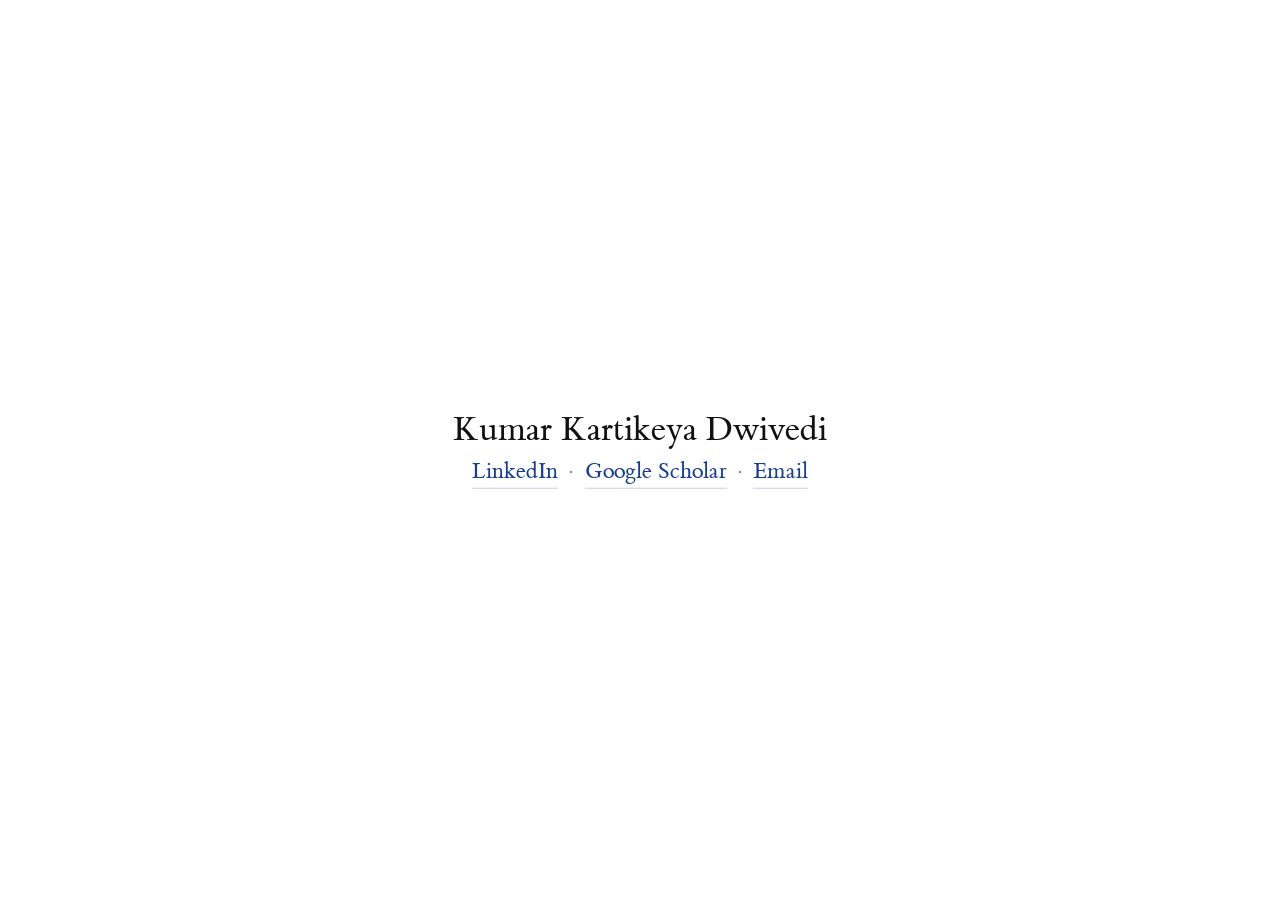
<file: index.html>
<!DOCTYPE html>
<html>
<head>
	<!-- Google tag (gtag.js) -->
	<script async src="https://www.googletagmanager.com/gtag/js?id=G-DFRFDMXXVN"></script>
	<script>
	  window.dataLayer = window.dataLayer || [];
	  function gtag(){dataLayer.push(arguments);}
	  gtag('js', new Date());

	  gtag('config', 'G-DFRFDMXXVN');
	</script>
	<meta charset="utf-8">
	<meta name="viewport" content="width=device-width, initial-scale=1">
	<title>Kumar Kartikeya Dwivedi</title>
	<link rel="icon" href="/favicon.ico?v=c2aeb5f3e3c0">
	<link rel="stylesheet" href="/stylesheets/site.css?v=225d0d3ac630">
	<link rel="stylesheet" href="/stylesheets/style.css?v=85a286728f27">
</head>
<body>
<article>
<h1 id="kumar-kartikeya-dwivedi">Kumar Kartikeya Dwivedi</h1>

<nav class="home-links" aria-label="Primary links">
<a href="https://www.linkedin.com/in/kumar-kartikeya-dwivedi">LinkedIn</a>
<span class="separator" aria-hidden="true">&middot;</span>
<a href="https://scholar.google.com/citations?user=3Zty0nkAAAAJ&hl=en">Google Scholar</a>
<span class="separator" aria-hidden="true">&middot;</span>
<a href="mailto:memxor@gmail.com">Email</a>
</nav>

</article>
<script src="/scripts/site.js"></script>
</body>
</html>
</file>
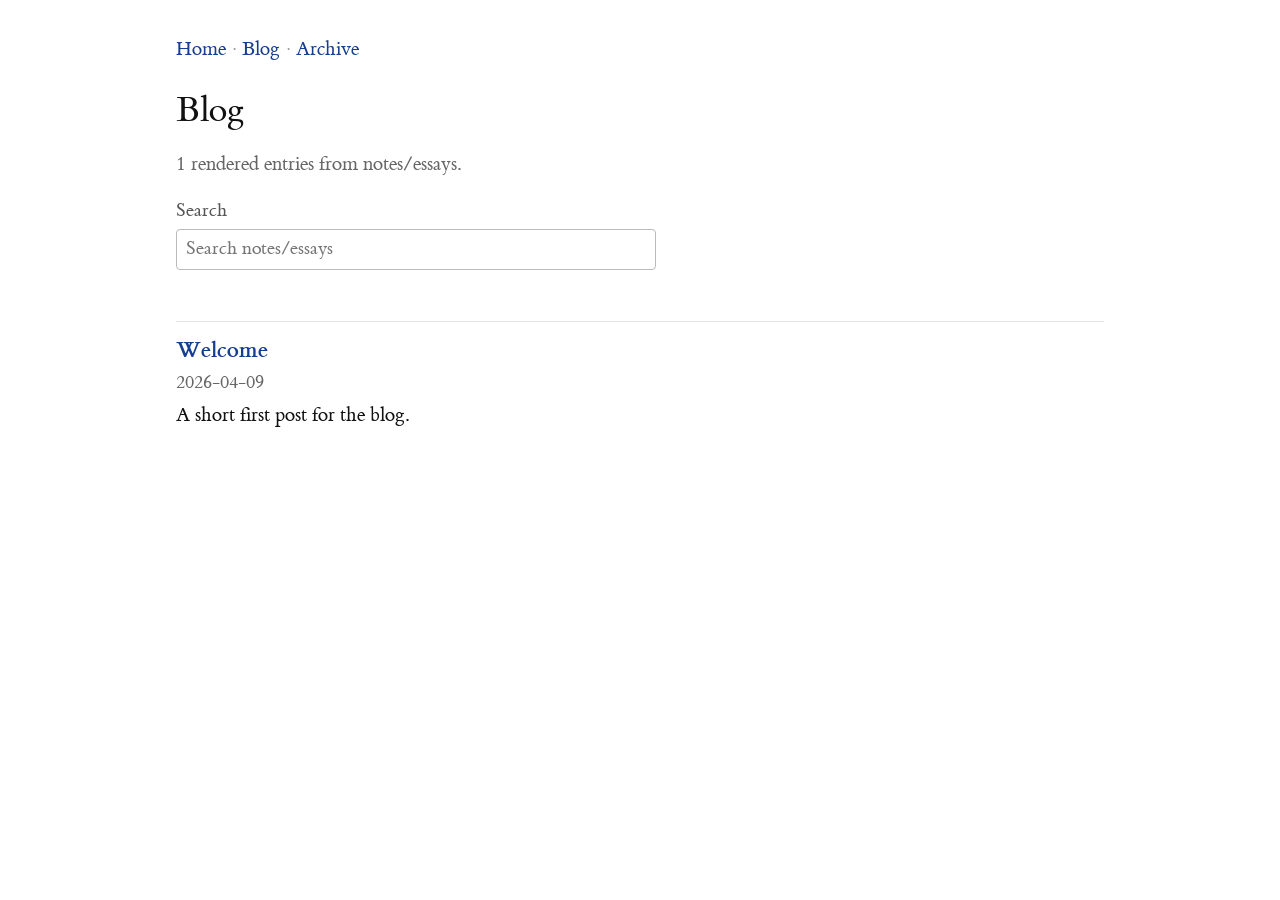
<file: blog/index.html>
<!DOCTYPE html>
<html>
<head>
	<!-- Google tag (gtag.js) -->
	<script async src="https://www.googletagmanager.com/gtag/js?id=G-DFRFDMXXVN"></script>
	<script>
	  window.dataLayer = window.dataLayer || [];
	  function gtag(){dataLayer.push(arguments);}
	  gtag('js', new Date());

	  gtag('config', 'G-DFRFDMXXVN');
	</script>
	<meta charset="utf-8">
	<meta name="viewport" content="width=device-width, initial-scale=1">
	<title>Blog | Kumar Kartikeya Dwivedi</title>
	<link rel="icon" href="/favicon.ico?v=1125e4691217">
	<link rel="stylesheet" href="/stylesheets/site.css?v=1125e4691217">
	<link rel="stylesheet" href="/stylesheets/blog.css?v=1125e4691217">
</head>
<body>
<main class="dashboard-main">
<nav class="dashboard-nav" aria-label="Blog navigation">
<a href="/">Home</a>
<span class="dashboard-nav-separator" aria-hidden="true">&middot;</span>
<a href="/blog/">Blog</a>
<span class="dashboard-nav-separator" aria-hidden="true">&middot;</span>
<a href="/blog/archive/">Archive</a>
</nav>
<header class="dashboard-header">
<h1>Blog</h1>
<p>1 rendered entries from notes/essays.</p>
<label class="dashboard-search">
<span>Search</span>
<input type="search" id="note-search" placeholder="Search notes/essays" data-search-index="/blog/search-index.json">
</label>
<p class="dashboard-search-status" id="search-status" aria-live="polite"></p>
</header>
<ul class="dashboard-list" id="note-list" data-search-index="/blog/search-index.json">
<li class="dashboard-note" data-note-url="/blog/welcome/" data-search="welcome a short first post for the blog. 2026-04-09">
	<h2><a href="/blog/welcome/">Welcome</a></h2>
	<p class="dashboard-note-meta"><time datetime="2026-04-09">2026-04-09</time></p>
	<p>A short first post for the blog.</p>
	<div class="dashboard-matches" hidden></div>
</li>
</ul>
</main>

<script src="/scripts/site.js?v=1125e4691217"></script>
<script src="/scripts/dashboard.js?v=1125e4691217"></script>
</body>
</html>
</file>
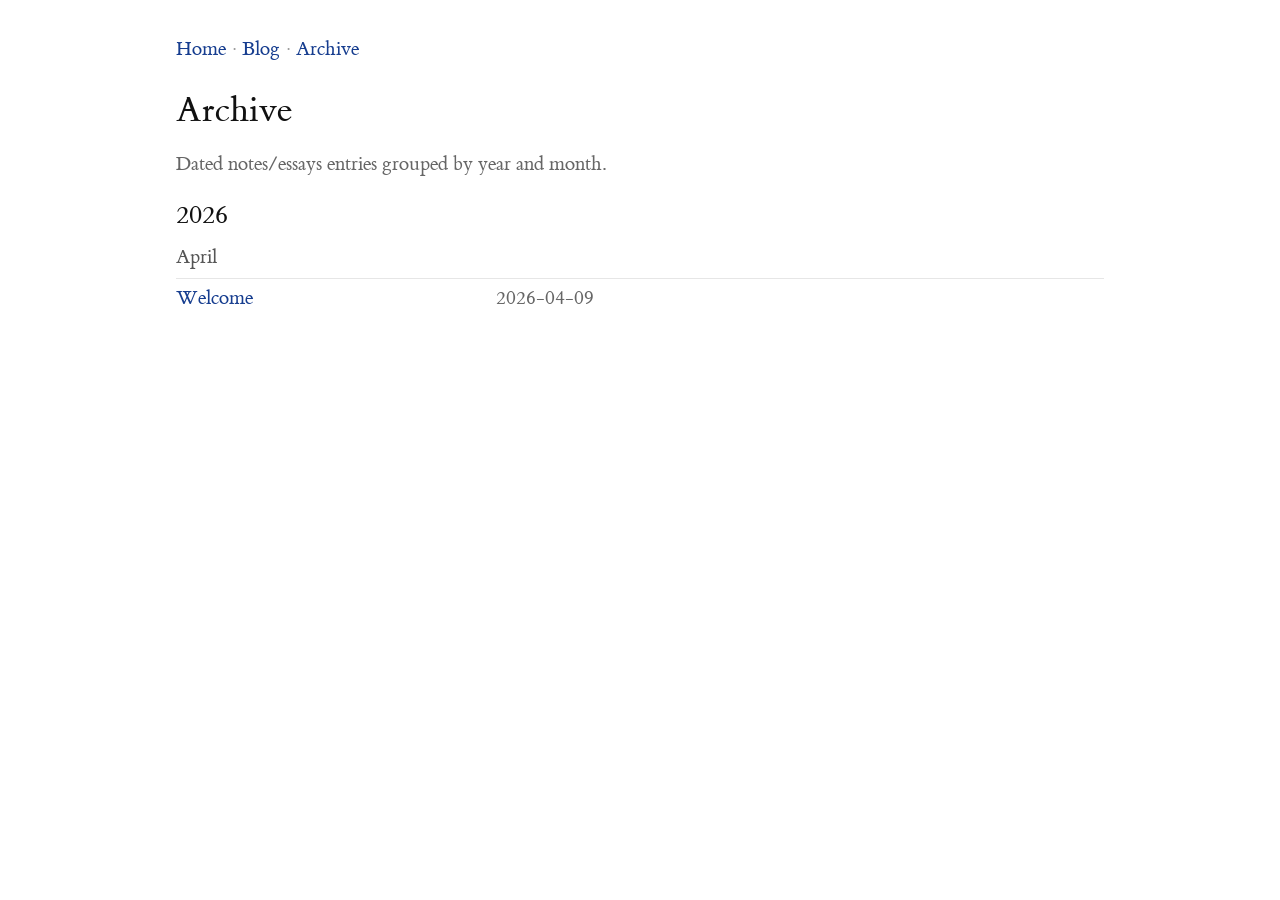
<file: blog/archive/index.html>
<!DOCTYPE html>
<html>
<head>
	<!-- Google tag (gtag.js) -->
	<script async src="https://www.googletagmanager.com/gtag/js?id=G-DFRFDMXXVN"></script>
	<script>
	  window.dataLayer = window.dataLayer || [];
	  function gtag(){dataLayer.push(arguments);}
	  gtag('js', new Date());

	  gtag('config', 'G-DFRFDMXXVN');
	</script>
	<meta charset="utf-8">
	<meta name="viewport" content="width=device-width, initial-scale=1">
	<title>Archive | Blog</title>
	<link rel="icon" href="/favicon.ico?v=1125e4691217">
	<link rel="stylesheet" href="/stylesheets/site.css?v=1125e4691217">
	<link rel="stylesheet" href="/stylesheets/blog.css?v=1125e4691217">
</head>
<body>
<main class="dashboard-main">
<nav class="dashboard-nav" aria-label="Blog navigation">
<a href="/">Home</a>
<span class="dashboard-nav-separator" aria-hidden="true">&middot;</span>
<a href="/blog/">Blog</a>
<span class="dashboard-nav-separator" aria-hidden="true">&middot;</span>
<a href="/blog/archive/">Archive</a>
</nav>
<header class="dashboard-header">
<h1>Archive</h1>
<p>Dated notes/essays entries grouped by year and month.</p>
</header>
<div class="archive-list">
<section class="archive-year">
<h2>2026</h2>
<section class="archive-month">
<h3>April</h3>
<ul>
<li class="archive-note"><a href="/blog/welcome/">Welcome</a><span class="dashboard-note-meta"><time datetime="2026-04-09">2026-04-09</time></span></li>
</ul>
</section>
</section>
</div>
</main>
<script src="/scripts/site.js?v=1125e4691217"></script>
</body>
</html>
</file>
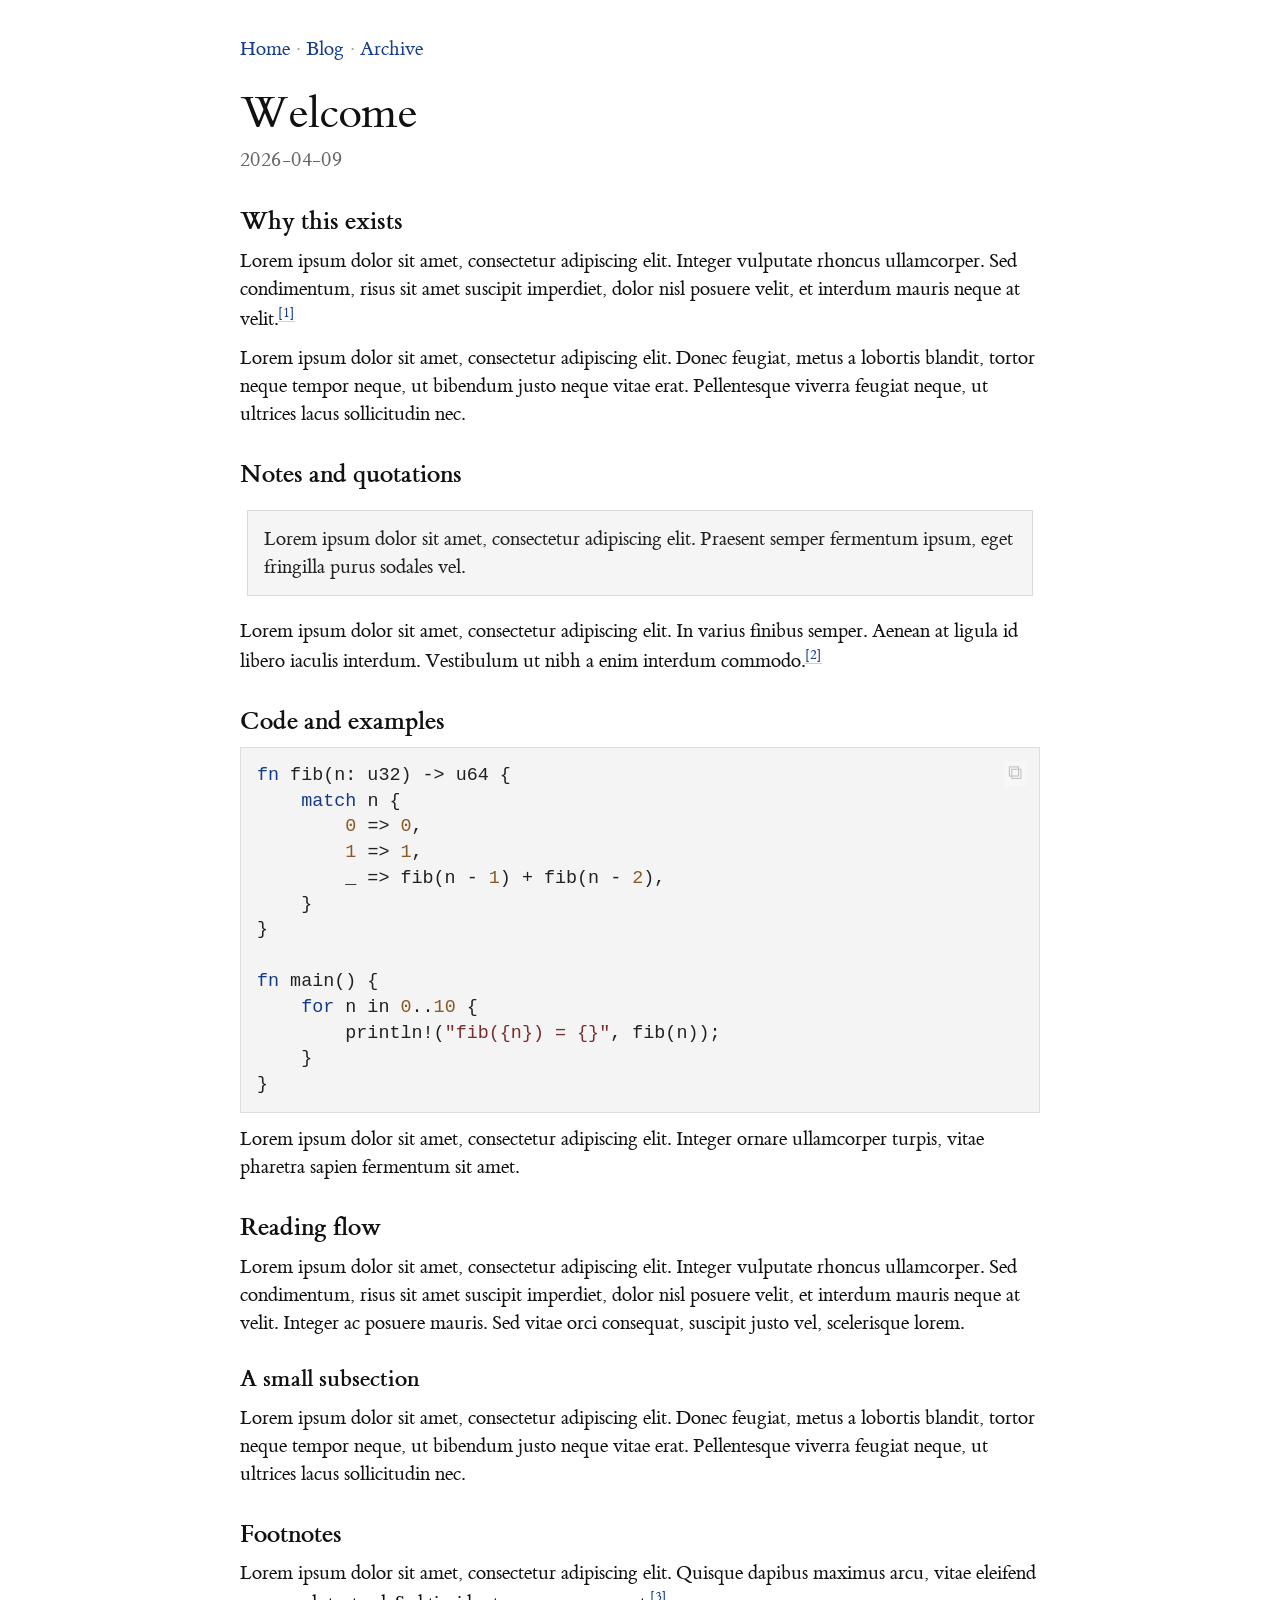
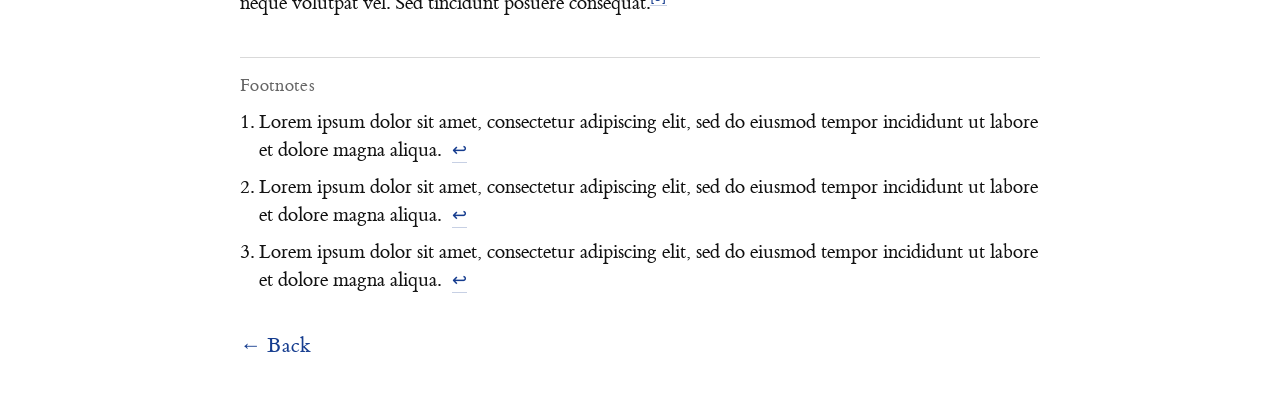
<file: blog/welcome/index.html>
<!DOCTYPE html>
<html>
<head>
	<!-- Google tag (gtag.js) -->
	<script async src="https://www.googletagmanager.com/gtag/js?id=G-DFRFDMXXVN"></script>
	<script>
	  window.dataLayer = window.dataLayer || [];
	  function gtag(){dataLayer.push(arguments);}
	  gtag('js', new Date());

	  gtag('config', 'G-DFRFDMXXVN');
	</script>
	<meta charset="utf-8">
	<meta name="viewport" content="width=device-width, initial-scale=1">
	<title>Welcome | Kumar Kartikeya Dwivedi</title>
	<link rel="icon" href="/favicon.ico?v=1125e4691217">
	<link rel="stylesheet" href="/stylesheets/site.css?v=1125e4691217">
	<link rel="stylesheet" href="/stylesheets/blog.css?v=1125e4691217">
</head>
<body>
<div class="blog-shell">
	<main class="blog-main">
		<nav class="dashboard-nav" aria-label="Blog navigation">
<a href="/">Home</a>
<span class="dashboard-nav-separator" aria-hidden="true">&middot;</span>
<a href="/blog/">Blog</a>
<span class="dashboard-nav-separator" aria-hidden="true">&middot;</span>
<a href="/blog/archive/">Archive</a>
</nav>
		<header class="post-header">
			<h1>Welcome</h1>
			<p class="post-date">2026-04-09</p>
		</header>
		
		<article class="post-body">
<h2 id="why-this-exists">Why this exists<a class="heading-anchor" href="#why-this-exists" aria-label="Link to Why this exists">¶</a></h2>
<p>Lorem ipsum dolor sit amet, consectetur adipiscing elit. Integer vulputate rhoncus ullamcorper. Sed condimentum, risus sit amet suscipit imperdiet, dolor nisl posuere velit, et interdum mauris neque at velit.<sup class="footnote-ref" id="fnref-welcome-note"><a href="#fn-welcome-note" data-footnote-preview="Lorem ipsum dolor sit amet, consectetur adipiscing elit, sed do eiusmod tempor incididunt ut labore et dolore magna aliqua." data-footnote-key="welcome-note" data-footnote-number="1">[1]</a></sup></p>
<p>Lorem ipsum dolor sit amet, consectetur adipiscing elit. Donec feugiat, metus a lobortis blandit, tortor neque tempor neque, ut bibendum justo neque vitae erat. Pellentesque viverra feugiat neque, ut ultrices lacus sollicitudin nec.</p>
<h2 id="notes-and-quotations">Notes and quotations<a class="heading-anchor" href="#notes-and-quotations" aria-label="Link to Notes and quotations">¶</a></h2>
<blockquote><p>Lorem ipsum dolor sit amet, consectetur adipiscing elit. Praesent semper fermentum ipsum, eget fringilla purus sodales vel.</p></blockquote>
<p>Lorem ipsum dolor sit amet, consectetur adipiscing elit. In varius finibus semper. Aenean at ligula id libero iaculis interdum. Vestibulum ut nibh a enim interdum commodo.<sup class="footnote-ref" id="fnref-notes-footnote"><a href="#fn-notes-footnote" data-footnote-preview="Lorem ipsum dolor sit amet, consectetur adipiscing elit, sed do eiusmod tempor incididunt ut labore et dolore magna aliqua." data-footnote-key="notes-footnote" data-footnote-number="2">[2]</a></sup></p>
<h2 id="code-and-examples">Code and examples<a class="heading-anchor" href="#code-and-examples" aria-label="Link to Code and examples">¶</a></h2>
<div class="code-block" data-code="fn fib(n: u32) -&gt; u64 {
    match n {
        0 =&gt; 0,
        1 =&gt; 1,
        _ =&gt; fib(n - 1) + fib(n - 2),
    }
}

fn main() {
    for n in 0..10 {
        println!(&quot;fib({n}) = {}&quot;, fib(n));
    }
}"><button class="code-copy" type="button" aria-label="Copy code">⧉</button><pre><code class="language-rust"><span class="tok-keyword">fn</span> fib(n: u32) -&gt; u64 {
    <span class="tok-keyword">match</span> n {
        <span class="tok-number">0</span> =&gt; <span class="tok-number">0</span>,
        <span class="tok-number">1</span> =&gt; <span class="tok-number">1</span>,
        _ =&gt; fib(n - <span class="tok-number">1</span>) + fib(n - <span class="tok-number">2</span>),
    }
}

<span class="tok-keyword">fn</span> main() {
    <span class="tok-keyword">for</span> n in <span class="tok-number">0</span>..<span class="tok-number">10</span> {
        println!(<span class="tok-string">&quot;fib({n}) = {}&quot;</span>, fib(n));
    }
}</code></pre></div>
<p>Lorem ipsum dolor sit amet, consectetur adipiscing elit. Integer ornare ullamcorper turpis, vitae pharetra sapien fermentum sit amet.</p>
<h2 id="reading-flow">Reading flow<a class="heading-anchor" href="#reading-flow" aria-label="Link to Reading flow">¶</a></h2>
<p>Lorem ipsum dolor sit amet, consectetur adipiscing elit. Integer vulputate rhoncus ullamcorper. Sed condimentum, risus sit amet suscipit imperdiet, dolor nisl posuere velit, et interdum mauris neque at velit. Integer ac posuere mauris. Sed vitae orci consequat, suscipit justo vel, scelerisque lorem.</p>
<h3 id="a-small-subsection">A small subsection<a class="heading-anchor" href="#a-small-subsection" aria-label="Link to A small subsection">¶</a></h3>
<p>Lorem ipsum dolor sit amet, consectetur adipiscing elit. Donec feugiat, metus a lobortis blandit, tortor neque tempor neque, ut bibendum justo neque vitae erat. Pellentesque viverra feugiat neque, ut ultrices lacus sollicitudin nec.</p>
<h2 id="footnotes">Footnotes<a class="heading-anchor" href="#footnotes" aria-label="Link to Footnotes">¶</a></h2>
<p>Lorem ipsum dolor sit amet, consectetur adipiscing elit. Quisque dapibus maximus arcu, vitae eleifend neque volutpat vel. Sed tincidunt posuere consequat.<sup class="footnote-ref" id="fnref-preview-note"><a href="#fn-preview-note" data-footnote-preview="Lorem ipsum dolor sit amet, consectetur adipiscing elit, sed do eiusmod tempor incididunt ut labore et dolore magna aliqua." data-footnote-key="preview-note" data-footnote-number="3">[3]</a></sup></p>
<section class="footnotes"><p class="footnotes-label">Footnotes</p><ol><li id="fn-welcome-note"><p>Lorem ipsum dolor sit amet, consectetur adipiscing elit, sed do eiusmod tempor incididunt ut labore et dolore magna aliqua. <a class="footnote-backref" href="#fnref-welcome-note" aria-label="Back to reference">↩</a></p></li><li id="fn-notes-footnote"><p>Lorem ipsum dolor sit amet, consectetur adipiscing elit, sed do eiusmod tempor incididunt ut labore et dolore magna aliqua. <a class="footnote-backref" href="#fnref-notes-footnote" aria-label="Back to reference">↩</a></p></li><li id="fn-preview-note"><p>Lorem ipsum dolor sit amet, consectetur adipiscing elit, sed do eiusmod tempor incididunt ut labore et dolore magna aliqua. <a class="footnote-backref" href="#fnref-preview-note" aria-label="Back to reference">↩</a></p></li></ol></section>
		</article>
		<p class="post-footer-nav"><a href="/blog/">← Back</a></p>
	</main>
</div>
<script>
const smoothHashLinks = Array.from(document.querySelectorAll('.heading-anchor, .footnote-ref a, .footnote-backref'));
const footnoteLinks = Array.from(document.querySelectorAll('.footnote-ref a'));
const codeCopyButtons = Array.from(document.querySelectorAll('.code-copy'));

const footnotePopupOverlay = document.createElement('div');
footnotePopupOverlay.className = 'footnote-popup-overlay';
footnotePopupOverlay.hidden = true;
const footnotePopup = document.createElement('div');
footnotePopup.className = 'footnote-popup';
footnotePopup.hidden = true;
footnotePopup.innerHTML = '<div class="footnote-popup-body"></div>';
document.body.appendChild(footnotePopupOverlay);
document.body.appendChild(footnotePopup);

const closeFootnotePopup = () => {
  footnotePopupOverlay.hidden = true;
  footnotePopupOverlay.classList.remove('open');
  footnotePopup.hidden = true;
  footnotePopup.classList.remove('open');
  footnotePopup.style.removeProperty('left');
  footnotePopup.style.removeProperty('top');
};

const openFootnotePopup = (link) => {
  const preview = link.getAttribute('data-footnote-preview') || '';
  const key = link.getAttribute('data-footnote-key') || '';
  const number = link.getAttribute('data-footnote-number') || '';
  footnotePopup.querySelector('.footnote-popup-body').innerHTML =
    preview + ' <a class="footnote-popup-link" href="#fn-' + key + '" aria-label="Jump to note [' + number + ']">\u21aa</a>';
  if (window.innerWidth > 900) {
    const rect = link.getBoundingClientRect();
    footnotePopup.style.left = Math.min(rect.left + window.scrollX, window.scrollX + window.innerWidth - 320) + 'px';
    footnotePopup.style.top = rect.bottom + window.scrollY + 10 + 'px';
  }
  footnotePopupOverlay.hidden = false;
  requestAnimationFrame(() => footnotePopupOverlay.classList.add('open'));
  footnotePopup.hidden = false;
  requestAnimationFrame(() => footnotePopup.classList.add('open'));
};

for (const button of codeCopyButtons) {
  const defaultLabel = '\u29c9';
  button.textContent = defaultLabel;
  button.addEventListener('click', async () => {
    const block = button.closest('.code-block');
    const code = block?.dataset.code || '';
    if (!code) return;
    try {
      await navigator.clipboard.writeText(code);
      button.classList.add('copied');
      window.setTimeout(() => button.classList.remove('copied'), 1600);
    } catch (_error) {
      button.textContent = '!';
      window.setTimeout(() => { button.textContent = defaultLabel; }, 1600);
    }
  });
}

const navigateToId = (id) => {
  const target = document.getElementById(id);
  if (!target) return;
  history.replaceState(null, '', '#' + id);
  target.scrollIntoView({ block: 'start', behavior: 'smooth' });
};

for (const link of smoothHashLinks) {
  link.addEventListener('click', (event) => {
    const href = link.getAttribute('href') || '';
    if (!href.startsWith('#')) return;
    if (link.closest('.footnote-ref')) return;
    const id = href.slice(1);
    if (!id) return;
    event.preventDefault();
    navigateToId(id);
  });
}

for (const link of footnoteLinks) {
  link.addEventListener('click', (event) => {
    event.preventDefault();
    if (!footnotePopup.hidden && footnotePopup.dataset.anchor === link.getAttribute('href')) {
      closeFootnotePopup();
      return;
    }
    footnotePopup.dataset.anchor = link.getAttribute('href') || '';
    openFootnotePopup(link);
  });
}

footnotePopup.addEventListener('click', (event) => {
  const jump = event.target.closest('.footnote-popup-link');
  if (!jump) return;
  const href = jump.getAttribute('href') || '';
  if (!href.startsWith('#')) return;
  event.preventDefault();
  closeFootnotePopup();
  navigateToId(href.slice(1));
});

document.addEventListener('click', (event) => {
  if (footnotePopup.hidden) return;
  if (footnotePopup.contains(event.target)) return;
  if (event.target.closest('.footnote-ref')) return;
  closeFootnotePopup();
});
footnotePopupOverlay.addEventListener('click', closeFootnotePopup);
window.addEventListener('resize', closeFootnotePopup);
window.addEventListener('hashchange', closeFootnotePopup);
</script>

<script src="/scripts/site.js?v=1125e4691217"></script>
</body>
</html>
</file>
<file: stylesheets/site.css>
@font-face {
	font-family: "et-book";
	src: url("../fonts/et-book/et-book-roman-line-figures/et-book-roman-line-figures.woff") format("woff");
	font-weight: 400;
	font-style: normal;
	font-display: swap;
}

@font-face {
	font-family: "et-book";
	src: url("../fonts/et-book/et-book-display-italic-old-style-figures/et-book-display-italic-old-style-figures.woff") format("woff");
	font-weight: 400;
	font-style: italic;
	font-display: swap;
}

@font-face {
	font-family: "et-book";
	src: url("../fonts/et-book/et-book-bold-line-figures/et-book-bold-line-figures.woff") format("woff");
	font-weight: 700;
	font-style: normal;
	font-display: swap;
}

:root {
	--site-serif: "et-book", Palatino, "Palatino Linotype", "Palatino LT STD", "Book Antiqua", Georgia, serif;
	--site-font-bump: 2pt;
	--site-article-content-width: 50rem;
	--site-article-body-size: calc(1rem + var(--site-font-bump, 0px));
	--site-article-body-line-height: 1.4;
	--site-article-meta-size: calc(1.08rem + var(--site-font-bump, 0px));
	--site-article-page-title-size: calc(2.55rem + var(--site-font-bump, 0px));
	--site-article-card-title-size: calc(1.28rem + var(--site-font-bump, 0px));
	--site-article-h1-size: calc(1.75rem + var(--site-font-bump, 0px));
	--site-article-h2-size: calc(1.35rem + var(--site-font-bump, 0px));
	--site-article-h3-size: calc(1.22rem + var(--site-font-bump, 0px));
	--site-article-h4-size: calc(1.1rem + var(--site-font-bump, 0px));
	--site-article-h5-size: calc(1rem + var(--site-font-bump, 0px));
	--site-article-caption-size: calc(0.94rem + var(--site-font-bump, 0px));
	--site-article-quote-size: 1em;
	--site-article-footnote-popup-size: calc(0.9rem + var(--site-font-bump, 0px));
	--site-article-inline-code-size: calc(0.84rem + var(--site-font-bump, 0px));
	--site-article-block-code-size: calc(0.9rem + var(--site-font-bump, 0px));
	--site-article-tex-size: calc(1rem + var(--site-font-bump, 0px));
	--site-article-display-tex-size: calc(1rem + var(--site-font-bump, 0px));
	font-size: 100%;
}

@media (min-width: 641px) {
	:root {
		--site-font-bump: 3pt;
	}
}

@media (max-width: 640px) {
	:root {
		--site-article-page-title-size: clamp(
			calc(2rem + var(--site-font-bump, 0px)),
			calc(6.5vw + var(--site-font-bump, 0px)),
			calc(2.55rem + var(--site-font-bump, 0px))
		);
	}
}

.page-progress {
	position: fixed;
	top: 0;
	left: 0;
	z-index: 100;
	width: 100%;
	height: 2px;
	background: #3357AB;
	transform: scaleX(0);
	transform-origin: 0 50%;
	opacity: 0;
	box-shadow: 0 0 10px rgba(51, 87, 171, 0.22);
	transition: transform 520ms cubic-bezier(0.22, 1, 0.36, 1), opacity 160ms ease;
	pointer-events: none;
}

.page-progress.is-active {
	opacity: 1;
}

.page-progress.is-running {
	transform: scaleX(0.84);
}

.page-progress.is-complete {
	transform: scaleX(1);
}
</file>
<file: stylesheets/style.css>
body {
	margin: 0;
	background: #fff;
	color: #111;
	font-family: var(--site-serif, "Times New Roman", Times, serif);
	font-size: calc(1rem + var(--site-font-bump, 0px));
	line-height: 1.4;
}

article {
	width: min(40rem, calc(100vw - 2.5rem));
	position: absolute;
	left: 50%;
	top: 50%;
	transform: translate(-50%, -50%);
	text-align: center;
}

h1, h2 {
	font-weight: normal;
}

h1 {
	margin: 0 0 0.45rem;
	font-size: calc(2.05rem + var(--site-font-bump, 0px) - 1pt);
	line-height: 1.04;
}

.home-links {
	display: flex;
	flex-wrap: wrap;
	justify-content: center;
	gap: 0.45em;
	margin-top: 0.4rem;
	font-size: calc(1.16rem + var(--site-font-bump, 0px));
	line-height: 1.4;
}

a {
	color: #163d8f;
	text-decoration: none;
	border-bottom: 1px solid rgba(22, 61, 143, 0.24);
}

a:hover {
	color: #0f2d69;
	border-bottom-color: rgba(15, 45, 105, 0.52);
}

.separator {
	color: #777;
}

@media (max-width: 640px) {
	article {
		width: min(100vw - 2rem, 30rem);
		position: absolute;
		left: 50%;
		top: 50%;
		transform: translate(-50%, -50%);
	}
}
</file>
<file: stylesheets/blog.css>
html {
	--blog-body-size: var(--site-article-body-size);
	--blog-body-line-height: var(--site-article-body-line-height);
	--blog-content-width: var(--site-article-content-width);
	--blog-meta-size: var(--site-article-meta-size);
	--blog-page-title-size: var(--site-article-page-title-size);
	--blog-card-title-size: var(--site-article-card-title-size);
	--blog-h1-size: var(--site-article-h1-size);
	--blog-h2-size: var(--site-article-h2-size);
	--blog-h3-size: var(--site-article-h3-size);
	--blog-h4-size: var(--site-article-h4-size);
	--blog-h5-size: var(--site-article-h5-size);
	--blog-caption-size: var(--site-article-caption-size);
	--blog-quote-size: var(--site-article-quote-size);
	--blog-footnote-popup-size: var(--site-article-footnote-popup-size);
	--blog-inline-code-size: var(--site-article-inline-code-size);
	--blog-block-code-size: var(--site-article-block-code-size);
	--blog-tex-size: var(--site-article-tex-size);
	--blog-display-tex-size: var(--site-article-display-tex-size);
}

body {
	margin: 0;
	background: #fff;
	color: #111;
	font-family: var(--site-serif, "Times New Roman", Times, serif);
	font-size: var(--blog-body-size);
	line-height: var(--blog-body-line-height);
}

a {
	color: #163d8f;
	text-decoration: none;
}

a:hover {
	color: #0f2d69;
}

.blog-shell,
.blog-index {
	width: min(var(--blog-content-width), calc(100vw - 2.5rem));
	margin: 0 auto;
	padding: 2.2rem 0 3rem;
}

.blog-shell {
	position: relative;
}

.blog-main {
	min-width: 0;
	width: 100%;
	max-width: var(--blog-content-width);
	margin: 0 auto;
}

.sidebar-label,
.post-date,
.post-card-date {
	font-size: var(--blog-meta-size);
	letter-spacing: 0.02em;
	color: #666;
	margin: 0;
}

.back-link {
	font-size: var(--blog-meta-size);
	letter-spacing: 0.02em;
	color: #666;
	margin: 0;
}

.post-footer-nav {
	max-width: var(--blog-content-width);
	margin: 2.4rem 0 0;
	font-size: var(--blog-meta-size);
	letter-spacing: 0.02em;
	color: #666;
	text-align: left;
}

.sidebar-label {
	font-size: var(--blog-meta-size);
	letter-spacing: 0;
	text-transform: none;
	color: #777;
}

.back-link span {
	color: #999;
}

.post-list {
	margin: 1rem 0 0;
	padding: 0;
	list-style: none;
}

.post-header h1,
.index-header h1 {
	margin: 0.55rem 0 0.4rem;
	font-size: var(--blog-page-title-size);
	line-height: 1.02;
	font-weight: normal;
}

.post-summary,
.index-summary {
	max-width: var(--blog-content-width);
	margin: 0.7rem 0 0;
	color: #444;
}

.post-date {
	margin-top: 0.5rem;
}

.post-body h1,
.post-body h2,
.post-body h3,
.post-body h4,
.post-body h5,
.post-body h6 {
	margin: 2rem 0 0.6rem;
	line-height: 1.12;
	font-weight: bold;
	scroll-margin-top: 1rem;
}

.post-body h1 {
	font-size: var(--blog-h1-size);
}

.post-body h2 {
	font-size: var(--blog-h2-size);
}

.post-body h3 {
	font-size: var(--blog-h3-size);
	margin-top: 1.8rem;
}

.post-body h4 {
	font-size: var(--blog-h4-size);
	margin-top: 1.55rem;
}

.post-body h5,
.post-body h6 {
	font-size: var(--blog-h5-size);
	margin-top: 1.45rem;
}

.heading-anchor {
	display: inline-block;
	margin-left: 0.35rem;
	color: #9aa6bf;
	opacity: 0;
	visibility: hidden;
	font-size: 0.9em;
	text-decoration: none;
	transition: opacity 120ms ease, color 120ms ease, visibility 120ms ease;
}

.post-body h1:hover .heading-anchor,
.post-body h2:hover .heading-anchor,
.post-body h3:hover .heading-anchor,
.post-body h4:hover .heading-anchor,
.post-body h5:hover .heading-anchor,
.post-body h6:hover .heading-anchor,
.post-body h1 .heading-anchor:focus,
.post-body h2 .heading-anchor:focus,
.post-body h3 .heading-anchor:focus,
.post-body h4 .heading-anchor:focus,
.post-body h5 .heading-anchor:focus,
.post-body h6 .heading-anchor:focus {
	opacity: 1;
	visibility: visible;
}

.heading-anchor:hover {
	color: #111;
}

.post-body p a,
.post-body li a,
.post-body blockquote a {
	color: #163d8f;
	border-bottom: 1px solid rgba(22, 61, 143, 0.24);
	transition: color 120ms ease, border-color 120ms ease;
}

.post-body p a:hover,
.post-body li a:hover,
.post-body blockquote a:hover {
	color: #0f2d69;
	border-bottom-color: rgba(15, 45, 105, 0.52);
}

.post-body p,
.post-body ul,
.post-body ol,
.post-body pre {
	max-width: var(--blog-content-width);
	margin: 0.7rem 0;
}

.post-body blockquote {
	position: relative;
	max-width: calc(var(--blog-content-width) - 3rem);
	margin: 1.3rem auto;
	padding: 0.9rem 1rem;
	border: 1px solid #d9d9d9;
	background: #f5f5f5;
	color: #222;
	box-shadow: none;
}

.post-body blockquote p {
	margin: 0;
	font-size: var(--blog-quote-size);
	line-height: inherit;
}

.post-body p:has(img) {
	max-width: var(--blog-content-width);
	margin: 1.2rem 0 0.35rem;
}

.post-body img {
	display: block;
	width: 100%;
	max-width: var(--blog-content-width);
	height: auto;
	border: 1px solid #d9d9d9;
	background: #fafafa;
	box-shadow: none;
}

.post-body p:has(img) + p {
	max-width: var(--blog-content-width);
	margin-top: 0;
	margin-bottom: 1.25rem;
	color: #666;
	font-size: var(--blog-caption-size);
	line-height: 1.45;
	font-style: italic;
	text-align: left;
}

.post-body ul,
.post-body ol {
	padding-left: 1.4rem;
}

.post-body code {
	font-family: monospace;
	font-size: var(--blog-inline-code-size);
	background: #f2f2f2;
	padding: 0.12rem 0.28rem;
	border-radius: 0;
}

.post-body :where(.katex, .math, .math-inline, .tex) {
	font-size: var(--blog-tex-size);
}

.post-body :where(.katex-display, .math-display) {
	font-size: var(--blog-display-tex-size);
}

.post-body :where(.katex-display, .math-display) :where(.katex, .math, .math-inline, .tex) {
	font-size: inherit;
}

.footnote-ref {
	font-size: 0.72em;
	vertical-align: super;
}

.footnotes {
	max-width: var(--blog-content-width);
	margin-top: 2.5rem;
	padding-top: 1rem;
	border-top: 1px solid #d9d9d9;
}

.footnotes-label {
	margin: 0 0 0.75rem;
	font-size: calc(0.86rem + var(--site-font-bump, 0px));
	letter-spacing: 0.02em;
	color: #666;
}

.footnotes ol {
	margin: 0;
	padding-left: 1.2rem;
}

.footnotes li {
	margin: 0.55rem 0;
}

.footnotes p {
	margin: 0;
}

.footnote-backref {
	margin-left: 0.35rem;
	font-size: 0.9em;
}

.footnote-popup-overlay {
	position: fixed;
	inset: 0;
	z-index: 55;
	background: rgba(15, 23, 42, 0.08);
	opacity: 0;
	transition: opacity 140ms ease;
}

.footnote-popup-overlay.open {
	opacity: 1;
}

.footnote-popup {
	position: absolute;
	z-index: 60;
	width: min(19rem, calc(100vw - 2rem));
	padding: 0.85rem 0.95rem;
	background: rgba(255, 255, 255, 0.98);
	border: 1px solid #d9d9d9;
	box-shadow: 0 8px 22px rgba(0, 0, 0, 0.12);
	opacity: 0;
	transform: translateY(0.35rem);
	transition: opacity 120ms ease, transform 120ms ease;
}

.footnote-popup.open {
	opacity: 1;
	transform: translateY(0);
}

.footnote-popup-body {
	color: #333;
	font-size: var(--blog-footnote-popup-size);
	line-height: 1.5;
}

.footnote-popup-link {
	display: inline;
	margin-left: 0.2rem;
	font-size: calc(0.92rem + var(--site-font-bump, 0px));
	line-height: 1;
}

.post-body .code-block {
	position: relative;
	max-width: var(--blog-content-width);
	margin: 0.75rem 0;
}

.code-copy {
	position: absolute;
	top: 0.85rem;
	right: 0.9rem;
	z-index: 1;
	border: 0;
	background: rgba(255, 255, 255, 0.88);
	color: #666;
	font-family: inherit;
	font-size: calc(0.98rem + var(--site-font-bump, 0px));
	line-height: 1;
	padding: 0.18rem 0.24rem;
	cursor: pointer;
	opacity: 0.34;
	transition: color 120ms ease, background 120ms ease, opacity 120ms ease;
}

.code-block:hover .code-copy,
.code-block:focus-within .code-copy,
.code-copy:hover,
.code-copy:focus-visible,
.code-copy.copied {
	opacity: 1;
}

.code-copy:hover,
.code-copy:focus-visible {
	color: #111;
	background: rgba(255, 255, 255, 0.98);
}

.code-copy.copied {
	color: #2e7a4b;
	background: rgba(243, 248, 244, 0.98);
}

.post-body .code-block pre {
	overflow-x: auto;
	overflow-y: hidden;
	background: #f4f4f4;
	padding: 0.9rem 1rem;
	border: 1px solid #dddddd;
	-webkit-overflow-scrolling: touch;
	margin: 0;
}

.post-body .code-block pre code {
	padding: 0;
	background: transparent;
	display: inline-block;
	min-width: 100%;
	white-space: pre;
	font-size: var(--blog-block-code-size);
	color: #222;
}

.post-body .code-block pre .tok-comment {
	color: #7b7b7b;
}

.post-body .code-block pre .tok-string {
	color: #7a2d2d;
}

.post-body .code-block pre .tok-keyword {
	color: #153a87;
}

.post-body .code-block pre .tok-builtin {
	color: #4b607f;
}

.post-body .code-block pre .tok-number {
	color: #8a5a25;
}

.post-body .code-block pre .tok-variable {
	color: #2e6454;
}

.post-list {
	display: grid;
	gap: 0.6rem;
	margin-top: 2rem;
}

.post-card {
	padding: 0.75rem 0 0.55rem;
}

.post-card h2 {
	margin: 0;
	font-size: var(--blog-card-title-size);
	font-weight: normal;
}

.post-card p {
	max-width: var(--blog-content-width);
	margin: 0.35rem 0 0;
	color: #444;
}

.post-card p:last-child {
	margin-bottom: 0;
}

@media (max-width: 1180px) {
	.blog-shell {
		display: block;
	}

	.footnote-popup {
		position: fixed;
		left: 1rem !important;
		right: 1rem;
		bottom: 1rem;
		top: auto !important;
		width: auto;
		box-shadow: 0 20px 48px rgba(25, 37, 63, 0.2);
		transform: translateY(0.35rem);
	}

	.footnote-popup-overlay {
		background: rgba(15, 23, 42, 0.08);
		backdrop-filter: none;
	}
}

@media (max-width: 640px) {
	.blog-shell,
	.blog-index {
		width: min(100vw - 2rem, var(--blog-content-width));
		padding: 1.35rem 0 2.35rem;
	}
}

.dashboard-main {
	width: min(58rem, calc(100vw - 2.5rem));
	margin: 0 auto;
	padding: 2.2rem 0 3rem;
}

.dashboard-nav {
	display: flex;
	flex-wrap: wrap;
	align-items: baseline;
	gap: 0.35rem;
	margin-bottom: 1.8rem;
	font-size: calc(1rem + var(--site-font-bump, 0px));
}

.dashboard-nav-separator {
	color: #999;
}

.dashboard-header {
	margin-bottom: 1.4rem;
}

.dashboard-header h1 {
	margin: 0 0 0.45rem;
	font-size: calc(2rem + var(--site-font-bump, 0px));
	line-height: 1.05;
	font-weight: normal;
}

.dashboard-header p,
.dashboard-note-meta,
.dashboard-path,
.note-source {
	color: #666;
}

.dashboard-search {
	display: grid;
	gap: 0.3rem;
	max-width: 30rem;
	margin-top: 1rem;
	font-size: calc(0.95rem + var(--site-font-bump, 0px));
	color: #555;
}

.dashboard-search input {
	box-sizing: border-box;
	width: 100%;
	min-height: 2.3rem;
	padding: 0.35rem 0.55rem;
	border: 1px solid #bbb;
	border-radius: 4px;
	background: #fff;
	color: #111;
	font: inherit;
}

.dashboard-search-status {
	min-height: 1.2em;
	margin: 0.45rem 0 0;
	font-size: calc(0.9rem + var(--site-font-bump, 0px));
	color: #666;
}

.dashboard-list,
.dashboard-tree,
.archive-list ul {
	margin: 0;
	padding: 0;
	list-style: none;
}

.dashboard-note {
	padding: 0.9rem 0;
	border-top: 1px solid #e2e2e2;
}

.dashboard-note h2 {
	margin: 0;
	font-size: calc(1.18rem + var(--site-font-bump, 0px));
	line-height: 1.2;
}

.dashboard-note p {
	margin: 0.35rem 0 0;
}

.dashboard-note-meta {
	display: flex;
	flex-wrap: wrap;
	align-items: baseline;
	gap: 0.35rem 0.75rem;
	font-size: calc(0.92rem + var(--site-font-bump, 0px));
}

.path-trails {
	display: flex;
	flex-wrap: wrap;
	gap: 0.35rem 0.65rem;
	align-items: baseline;
}

.path-trail {
	display: inline-flex;
	flex-wrap: wrap;
	align-items: baseline;
	gap: 0.28rem;
}

.path-part {
	color: #555;
}

.path-separator,
.meta-separator {
	color: #999;
}

.dashboard-tree details {
	margin: 0.2rem 0;
}

.dashboard-tree summary {
	cursor: pointer;
	color: #333;
}

.dashboard-tree summary.path-trail {
	display: inline-flex;
}

.dashboard-tree ul {
	margin: 0.25rem 0 0.55rem 1.2rem;
	padding: 0;
	list-style: none;
}

.dashboard-tree li {
	margin: 0.2rem 0;
}

.dashboard-tree-note {
	line-height: 1.35;
}

.dashboard-matches {
	display: grid;
	gap: 0.25rem;
	margin-top: 0.55rem;
	font-size: calc(0.92rem + var(--site-font-bump, 0px));
	color: #444;
}

.dashboard-match {
	line-height: 1.35;
}

mark {
	padding: 0 0.08em;
	background: #fff2a8;
	color: inherit;
}

.dashboard-note.is-hidden {
	display: none;
}

.wiki-main {
	width: min(70rem, calc(100vw - 2.5rem));
	margin: 0 auto;
	padding: 2.2rem 0 3rem;
}

.wiki-article {
	color: #202122;
	font-size: calc(1.03rem + var(--site-font-bump, 0px));
	line-height: 1.55;
}

.wiki-header {
	margin-bottom: 0.8rem;
	border-bottom: 1px solid #a2a9b1;
}

.wiki-header h1 {
	margin: 0;
	font-size: calc(2.15rem + var(--site-font-bump, 0px));
	line-height: 1.1;
	font-weight: normal;
}

.wiki-short-description {
	margin: 0.25rem 0 0.65rem;
	color: #54595d;
	font-size: calc(0.92rem + var(--site-font-bump, 0px));
}

.wiki-infobox {
	float: right;
	box-sizing: border-box;
	width: min(20rem, 42vw);
	margin: 0.1rem 0 1.1rem 1.4rem;
	border: 1px solid #a2a9b1;
	background: #f8f9fa;
	font-size: calc(0.88rem + var(--site-font-bump, 0px));
	line-height: 1.35;
}

.wiki-infobox h2 {
	margin: 0;
	padding: 0.35rem 0.55rem;
	background: #eaecf0;
	font-size: calc(1.05rem + var(--site-font-bump, 0px));
	line-height: 1.2;
	text-align: center;
}

.wiki-infobox figure {
	margin: 0.55rem;
	text-align: center;
}

.wiki-infobox img {
	display: block;
	max-width: 100%;
	height: auto;
	margin: 0 auto;
}

.wiki-infobox figcaption {
	margin-top: 0.35rem;
	color: #54595d;
	font-size: calc(0.78rem + var(--site-font-bump, 0px));
}

.wiki-infobox table {
	width: 100%;
	border-collapse: collapse;
}

.wiki-infobox th,
.wiki-infobox td {
	padding: 0.35rem 0.5rem;
	border-top: 1px solid #c8ccd1;
	vertical-align: top;
}

.wiki-infobox th {
	width: 34%;
	text-align: left;
	font-weight: bold;
}

.paper-metadata {
	margin: 0.4rem 0 1.25rem;
	border: 1px solid #c7c7c7;
	background: #f8f8f6;
	font-size: calc(0.92rem + var(--site-font-bump, 0px));
	line-height: 1.35;
}

.paper-metadata h2 {
	margin: 0;
	padding: 0.4rem 0.65rem;
	border-bottom: 1px solid #d8d8d8;
	background: #eeeeea;
	font-size: calc(1rem + var(--site-font-bump, 0px));
	line-height: 1.2;
	font-weight: bold;
}

.paper-metadata table {
	width: 100%;
	border-collapse: collapse;
}

.paper-metadata th,
.paper-metadata td {
	padding: 0.38rem 0.65rem;
	border-top: 1px solid #e2e2e2;
	vertical-align: top;
	overflow-wrap: anywhere;
}

.paper-metadata tr:first-child th,
.paper-metadata tr:first-child td {
	border-top: 0;
}

.paper-metadata th {
	width: 10rem;
	text-align: left;
	font-weight: bold;
	color: #444;
}

.paper-metadata a {
	color: #075b92;
	text-decoration-thickness: 0.06em;
	text-underline-offset: 0.12em;
}

.wiki-toc {
	display: inline-block;
	min-width: 16rem;
	margin: 0.4rem 0 1rem;
	padding: 0.6rem 0.85rem;
	border: 1px solid #a2a9b1;
	background: #f8f9fa;
	font-size: calc(0.92rem + var(--site-font-bump, 0px));
}

.wiki-toc h2 {
	margin: 0 0 0.35rem;
	font-size: calc(1rem + var(--site-font-bump, 0px));
	text-align: center;
}

.wiki-toc ol {
	margin: 0;
	padding-left: 1.3rem;
}

.wiki-toc li {
	margin: 0.15rem 0;
}

.wiki-toc-level-3 {
	margin-left: 1rem;
}

.wiki-body h2 {
	clear: none;
	margin-top: 1.35rem;
	padding-bottom: 0.15rem;
	border-bottom: 1px solid #a2a9b1;
	font-size: calc(1.45rem + var(--site-font-bump, 0px));
	font-weight: normal;
}

.wiki-body h3 {
	margin-top: 1rem;
	font-size: calc(1.12rem + var(--site-font-bump, 0px));
}

.wiki-body p {
	margin: 0.7rem 0;
}

@media (max-width: 760px) {
	.wiki-main {
		width: min(100vw - 2rem, 70rem);
		padding: 1.35rem 0 2.35rem;
	}

	.wiki-infobox {
		float: none;
		width: 100%;
		margin: 0 0 1rem;
	}

	.wiki-toc {
		box-sizing: border-box;
		width: 100%;
		min-width: 0;
	}
}

.archive-year {
	margin-top: 1.4rem;
}

.archive-year:first-child {
	margin-top: 0;
}

.archive-year h2 {
	margin: 0 0 0.75rem;
	font-size: calc(1.45rem + var(--site-font-bump, 0px));
	line-height: 1.15;
	font-weight: normal;
}

.archive-month {
	margin: 0 0 1rem;
}

.archive-month h3 {
	margin: 0 0 0.4rem;
	font-size: calc(1rem + var(--site-font-bump, 0px));
	font-weight: normal;
	color: #555;
}

.archive-note {
	display: grid;
	grid-template-columns: minmax(11rem, 1fr) minmax(0, 2fr);
	gap: 0.6rem 1rem;
	padding: 0.35rem 0;
	border-top: 1px solid #e6e6e6;
	font-size: var(--blog-body-size);
}

.archive-note > .dashboard-note-meta {
	margin: 0;
	font-size: var(--blog-body-size);
}

@media (max-width: 640px) {
	.archive-note {
		grid-template-columns: 1fr;
		gap: 0.25rem;
	}

	.paper-metadata th,
	.paper-metadata td {
		display: block;
		width: auto;
	}

	.paper-metadata th {
		padding-bottom: 0.1rem;
	}

	.paper-metadata td {
		padding-top: 0;
		border-top: 0;
	}
}

.note-source {
	margin-top: 0.4rem;
	font-size: calc(0.92rem + var(--site-font-bump, 0px));
}

.table-wrap {
	overflow-x: auto;
	margin: 1rem 0;
}

.post-body table {
	width: 100%;
	border-collapse: collapse;
	font-size: calc(0.94rem + var(--site-font-bump, 0px));
}

.post-body th,
.post-body td {
	padding: 0.4rem 0.5rem;
	border: 1px solid #d8d8d8;
	text-align: left;
	vertical-align: top;
}

.post-body th {
	background: #f5f5f5;
}
</file>
